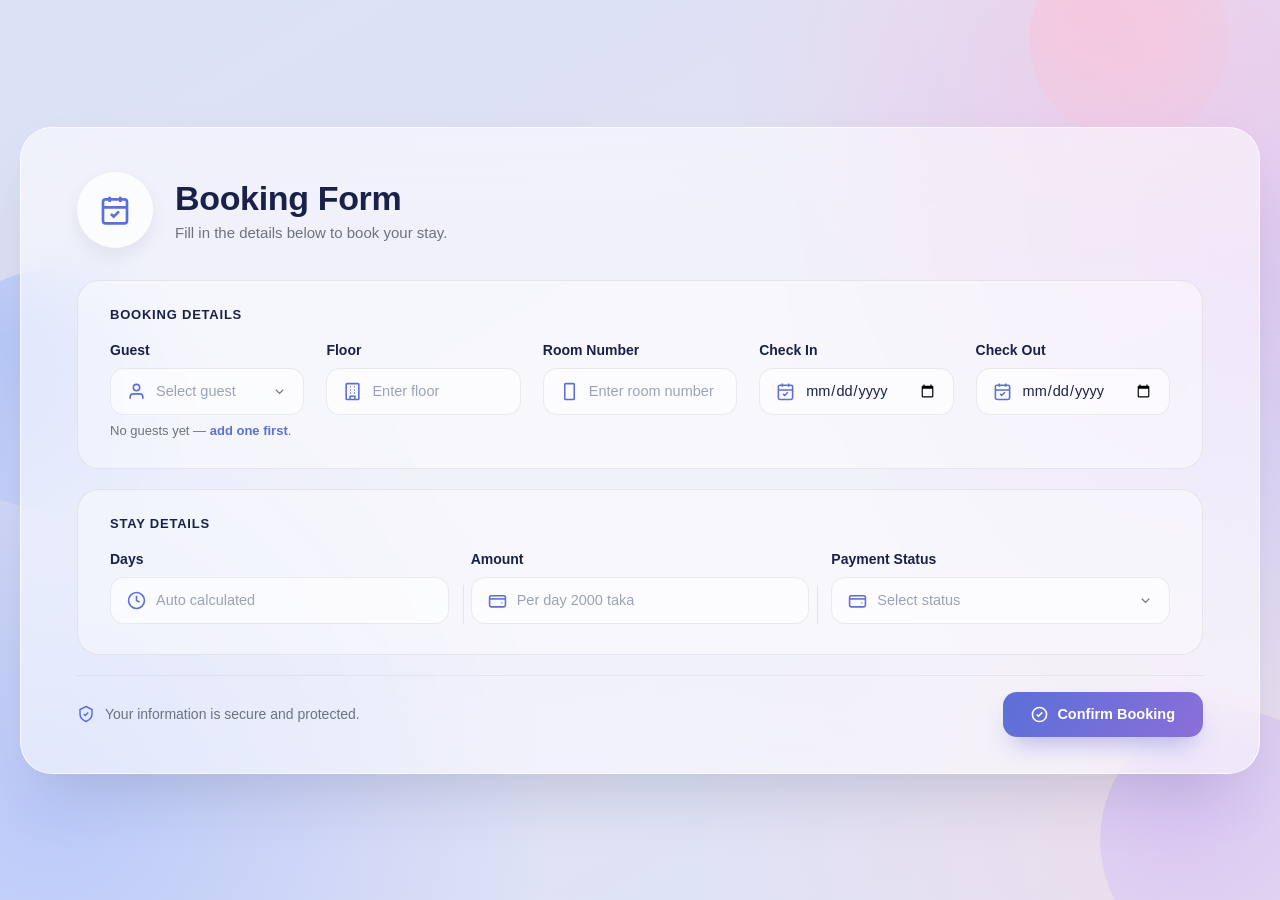
<file: hotel/src/main/resources/templates/booking_form.html>
<!DOCTYPE html>
<html lang="en" xmlns:th="http://www.thymeleaf.org">
<head>
  <meta charset="UTF-8">
  <meta name="viewport" content="width=device-width, initial-scale=1.0">
  <title>Booking Form</title>
  <style>
    :root {
      --navy: #1a2148;
      --blue: #5b6fd8;
      --purple: #8b6fd8;
      --text-sub: #6b7280;
      --placeholder: #9aa3b5;
      --border: rgba(0,0,0,0.07);
      --field-bg: rgba(255,255,255,0.6);
    }

    * { box-sizing: border-box; margin: 0; padding: 0; }

    body {
      font-family: -apple-system, BlinkMacSystemFont, "Segoe UI", Roboto, Helvetica, Arial, sans-serif;
      color: var(--navy);
      min-height: 100vh;
      display: flex;
      align-items: center;
      justify-content: center;
      padding: 40px 20px;
      position: relative;
      overflow-x: hidden;
      background:
              radial-gradient(circle at 90% 6%, rgba(255,200,220,0.5), transparent 30%),
              radial-gradient(circle at 96% 30%, rgba(200,170,255,0.4), transparent 32%),
              radial-gradient(circle at 4% 90%, rgba(150,180,255,0.5), transparent 34%),
              radial-gradient(circle at 92% 92%, rgba(255,210,220,0.4), transparent 34%),
              linear-gradient(150deg, #dbe2f6 0%, #e1e0f4 50%, #dee5f7 100%);
    }

    .orb {
      position: fixed;
      border-radius: 50%;
      pointer-events: none;
      z-index: 0;
    }
    .orb1 { width: 240px; height: 240px; left: -70px; top: 30%; background: radial-gradient(circle at 30% 30%, rgba(150,180,255,0.5), rgba(150,180,255,0.05)); }
    .orb2 { width: 200px; height: 200px; right: 4%; top: -60px; background: radial-gradient(circle at 30% 30%, rgba(255,190,210,0.5), rgba(255,190,210,0.05)); }
    .orb3 { width: 260px; height: 260px; right: -80px; bottom: -70px; background: radial-gradient(circle at 30% 30%, rgba(190,160,255,0.4), rgba(190,160,255,0.05)); }

    .card {
      position: relative;
      z-index: 1;
      width: 100%;
      max-width: 1366px;
      background: rgba(255,255,255,0.55);
      backdrop-filter: blur(30px);
      -webkit-backdrop-filter: blur(30px);
      border: 1px solid rgba(255,255,255,0.7);
      border-radius: 32px;
      box-shadow: 0 30px 70px -25px rgba(30,40,80,0.22);
      padding: 44px 56px 36px;
    }

    /* HEADER */
    .header-row {
      display: flex;
      align-items: center;
      gap: 22px;
      margin-bottom: 32px;
    }

    .header-icon {
      width: 76px; height: 76px;
      border-radius: 50%;
      background: rgba(255,255,255,0.75);
      display: flex; align-items: center; justify-content: center;
      flex-shrink: 0;
      box-shadow: 0 8px 18px rgba(30,40,80,0.08);
    }
    .header-icon svg { width: 32px; height: 32px; color: var(--blue); }

    h1.title {
      font-size: 34px;
      font-weight: 800;
      color: var(--navy);
      letter-spacing: -0.01em;
      margin-bottom: 6px;
    }

    .subtitle {
      font-size: 15px;
      color: var(--text-sub);
    }

    /* PANELS */
    .panel {
      background: rgba(255,255,255,0.4);
      border: 1px solid var(--border);
      border-radius: 22px;
      padding: 26px 32px 30px;
      margin-bottom: 20px;
    }

    .panel-title {
      font-size: 13px;
      font-weight: 700;
      letter-spacing: 0.06em;
      color: var(--navy);
      margin-bottom: 20px;
      text-transform: uppercase;
    }

    .field-row {
      display: grid;
      grid-template-columns: repeat(4, 1fr);
      gap: 22px;
    }
    .field-row.cols-3 { grid-template-columns: repeat(3, 1fr); position: relative; }
    .field-row.cols-5 { grid-template-columns: repeat(5, 1fr); }

    .field label {
      display: block;
      font-size: 14px;
      font-weight: 600;
      color: var(--navy);
      margin-bottom: 10px;
    }

    .field-input {
      display: flex;
      align-items: center;
      gap: 10px;
      background: var(--field-bg);
      border: 1px solid var(--border);
      border-radius: 14px;
      padding: 13px 16px;
    }

    .field-input .icon {
      width: 19px; height: 19px;
      color: var(--blue);
      flex-shrink: 0;
      display: flex;
    }
    .field-input .icon svg { width: 100%; height: 100%; }

    .field-input input,
    .field-input select {
      border: none;
      outline: none;
      background: transparent;
      font-size: 14.5px;
      color: var(--navy);
      width: 100%;
      font-family: inherit;
      appearance: none;
      -webkit-appearance: none;
    }
    .field-input input::placeholder { color: var(--placeholder); }
    .field-input select { color: var(--placeholder); cursor: pointer; }
    .field-input input:disabled { color: var(--placeholder); cursor: not-allowed; }

    .field-input .chevron {
      width: 15px; height: 15px;
      color: var(--text-sub);
      flex-shrink: 0;
      margin-left: auto;
    }

    .divider-v {
      position: absolute;
      left: 33.33%;
      top: 34px;
      bottom: 0;
      width: 1px;
      background: rgba(0,0,0,0.08);
    }
    .divider-v2 {
      position: absolute;
      left: 66.66%;
      top: 34px;
      bottom: 0;
      width: 1px;
      background: rgba(0,0,0,0.08);
    }

    /* FOOTER */
    .footer-row {
      display: flex;
      align-items: center;
      justify-content: space-between;
      flex-wrap: wrap;
      gap: 16px;
      padding-top: 16px;
      border-top: 1px solid rgba(0,0,0,0.06);
    }

    .secure-note {
      display: flex;
      align-items: center;
      gap: 10px;
      font-size: 14px;
      color: var(--text-sub);
    }
    .secure-note svg { width: 18px; height: 18px; color: var(--blue); }

    .footer-actions {
      display: flex;
      gap: 14px;
    }

    .btn {
      display: flex;
      align-items: center;
      gap: 9px;
      padding: 14px 28px;
      border-radius: 14px;
      font-size: 14.5px;
      font-weight: 700;
      cursor: pointer;
      border: none;
    }
    .btn svg { width: 17px; height: 17px; }

    .btn-reset {
      background: rgba(255,255,255,0.7);
      color: var(--blue);
      border: 1px solid rgba(255,255,255,0.8);
    }
    .btn-reset:hover { background: rgba(255,255,255,0.9); }

    .btn-confirm {
      background: linear-gradient(120deg, var(--blue) 0%, var(--purple) 100%);
      color: #fff;
      box-shadow: 0 14px 26px -10px rgba(100,100,220,0.5);
    }
    .btn-confirm:hover { filter: brightness(1.04); }

    @media (max-width: 1024px) {
      .field-row, .field-row.cols-3, .field-row.cols-5 { grid-template-columns: repeat(2, 1fr); }
      .divider-v, .divider-v2 { display: none; }
    }

    @media (max-width: 640px) {
      .card { padding: 30px 22px 26px; border-radius: 24px; }
      .panel { padding: 22px 18px 26px; }
      .header-row { flex-direction: column; align-items: flex-start; gap: 14px; }
      h1.title { font-size: 26px; }
      .field-row, .field-row.cols-3, .field-row.cols-5 { grid-template-columns: 1fr; }
      .footer-row { flex-direction: column; align-items: stretch; }
      .footer-actions { flex-direction: column; }
      .btn { width: 100%; justify-content: center; }
    }
  </style>
</head>
<body>

<div class="orb orb1"></div>
<div class="orb orb2"></div>
<div class="orb orb3"></div>

<div class="card">

  <div class="header-row">
    <div class="header-icon">
      <svg viewBox="0 0 24 24" fill="none" stroke="currentColor" stroke-width="2"><rect x="3" y="4" width="18" height="18" rx="2"/><path d="M16 2v4M8 2v4M3 10h18"/><path d="M9 15l2 2 4-4"/></svg>
    </div>
    <div>
      <h1 class="title">Booking Form</h1>
      <p class="subtitle">Fill in the details below to book your stay.</p>
    </div>
  </div>

  <form th:action="@{/booking/add}" th:object="${booking}" method="post">

    <!-- BOOKING DETAILS -->
    <div class="panel">
      <div class="panel-title">Booking Details</div>

      <div class="field-row cols-5">
        <div class="field">
          <label>Guest</label>
          <div class="field-input">
            <span class="icon"><svg viewBox="0 0 24 24" fill="none" stroke="currentColor" stroke-width="2"><path d="M20 21v-2a4 4 0 00-4-4H8a4 4 0 00-4 4v2"/><circle cx="12" cy="7" r="4"/></svg></span>
            <select th:field="*{guest.guestId}" required>
              <option value="" selected="selected" disabled="disabled">Select guest</option>
              <option th:each="g : ${guests}" th:value="${g.guestId}" th:text="${g.guestName}"></option>


            </select>
            <svg class="chevron" viewBox="0 0 24 24" fill="none" stroke="currentColor" stroke-width="2"><path d="M6 9l6 6 6-6"/></svg>
          </div>

          <p th:if="${#lists.isEmpty(guests)}" style="margin-top:8px; font-size:13px; color:var(--text-sub);">
            No guests yet — <a th:href="@{/guest/add}" style="color:var(--blue); font-weight:600;">add one first</a>.
          </p>
        </div>



        <div class="field">
          <label>Floor</label>
          <div class="field-input">
            <span class="icon"><svg viewBox="0 0 24 24" fill="none" stroke="currentColor" stroke-width="2"><rect x="4" y="2" width="16" height="20" rx="1"/><path d="M9 6h1M14 6h1M9 10h1M14 10h1M9 14h1M14 14h1M9 22v-4h6v4"/></svg></span>
            <input type="text" th:field="*{floor}" placeholder="Enter floor">
          </div>
        </div>


        <div class="field">
          <label>Room Number</label>
          <div class="field-input">
            <span class="icon"><svg viewBox="0 0 24 24" fill="none" stroke="currentColor" stroke-width="2"><rect x="6" y="2" width="12" height="20" rx="1"/><path d="M10 12h.01"/></svg></span>
            <input type="text" th:field="*{room}" placeholder="Enter room number">
          </div>
        </div>

        <div class="field">
          <label>Check In</label>
          <div class="field-input">
            <span class="icon"><svg viewBox="0 0 24 24" fill="none" stroke="currentColor" stroke-width="2"><rect x="3" y="4" width="18" height="18" rx="2"/><path d="M16 2v4M8 2v4M3 10h18"/><path d="M9 15l2 2 4-4"/></svg></span>
            <input type="date" th:field="*{checkInDate}" placeholder="select date">
          </div>
        </div>


        <div class="field">
          <label>Check Out</label>
          <div class="field-input">
            <span class="icon"><svg viewBox="0 0 24 24" fill="none" stroke="currentColor" stroke-width="2"><rect x="3" y="4" width="18" height="18" rx="2"/><path d="M16 2v4M8 2v4M3 10h18"/><path d="M9 15l2 2 4-4"/></svg></span>
            <input type="date" th:field="*{checkOutDate}" placeholder="select date">
          </div>
        </div>
      </div>
    </div>



    <!-- STAY DETAILS -->
    <div class="panel">
      <div class="panel-title">Stay Details</div>

      <div class="field-row cols-3">
        <span class="divider-v"></span>
        <span class="divider-v2"></span>

        <div class="field">
          <label>Days</label>
          <div class="field-input">
            <span class="icon"><svg viewBox="0 0 24 24" fill="none" stroke="currentColor" stroke-width="2"><circle cx="12" cy="12" r="10"/><path d="M12 6v6l4 2"/></svg></span>
            <input type="text" th:field="*{daysStays}" placeholder="Auto calculated" readonly="readonly">
          </div>
        </div>

        <div class="field">
          <label>Amount</label>
          <div class="field-input">
    <span class="icon">
      <svg viewBox="0 0 24 24" fill="none" stroke="currentColor" stroke-width="2">
        <rect x="2" y="6" width="20" height="14" rx="2"/>
        <path d="M2 10h20"/>
        <path d="M17 15h1"/>
      </svg>
    </span>
            <input type="text" id="amount" th:field="*{price}" placeholder="Per day 2000 taka" readonly>
          </div>
        </div>

        <div class="field">
          <label>Payment Status</label>
          <div class="field-input">
            <span class="icon"><svg viewBox="0 0 24 24" fill="none" stroke="currentColor" stroke-width="2"><rect x="2" y="6" width="20" height="14" rx="2"/><path d="M2 10h20"/><path d="M17 15h1"/></svg></span>
            <select th:field="*{paymentStatus}">
              <option value="" selected="selected" disabled="disabled">Select status</option>
              <option value="Paid">Paid</option>
              <option value="Pending">Pending</option>
              <option value="Partially Paid">Partially Paid</option>
            </select>
            <svg class="chevron" viewBox="0 0 24 24" fill="none" stroke="currentColor" stroke-width="2"><path d="M6 9l6 6 6-6"/></svg>
          </div>
        </div>
      </div>
    </div>




    <!-- FOOTER -->
    <div class="footer-row">
      <div class="secure-note">
        <svg viewBox="0 0 24 24" fill="none" stroke="currentColor" stroke-width="2"><path d="M12 2l8 4v6c0 5-3.5 8-8 10-4.5-2-8-5-8-10V6l8-4z"/><path d="M9 12l2 2 4-4"/></svg>
        Your information is secure and protected.
      </div>

      <div class="footer-actions">
        <button type="submit" class="btn btn-confirm"   onclick="alert('Booking confirmed successfully!')">
          <svg viewBox="0 0 24 24" fill="none" stroke="currentColor" stroke-width="2.2"><circle cx="12" cy="12" r="10"/><path d="M8 12l2.5 2.5L16 9"/></svg>
          Confirm Booking
        </button>
      </div>
    </div>

  </form>

</div>

</body>






<script>
  const checkIn = document.getElementById("checkInDate");
  const checkOut = document.getElementById("checkOutDate");
  const stayDays = document.getElementById("daysStays");
  const amount = document.getElementById("amount");

  const PRICE_PER_DAY = 2000;

  // Today's date
  const today = new Date().toISOString().split("T")[0];
  checkIn.min = today;
  checkOut.min = today;

  function calculateStay() {
    if (!checkIn.value || !checkOut.value) {
      stayDays.value = "";
      amount.value = "";
      return;
    }

    const inDate = new Date(checkIn.value);
    const outDate = new Date(checkOut.value);

    const diffDays = Math.floor(
            (outDate - inDate) / (1000 * 60 * 60 * 24)
    );

    if (diffDays < 0) {
      stayDays.value = "";
      amount.value = "";
      return;
    }

    // Same day = 1, otherwise actual difference
    const billableDays = (diffDays === 0) ? 1 : diffDays;

    stayDays.value = billableDays;
    amount.value = billableDays * PRICE_PER_DAY;
  }

  checkIn.addEventListener("change", function () {
    checkOut.min = this.value;

    if (checkOut.value && checkOut.value < this.value) {
      checkOut.value = "";
    }

    calculateStay();
  });

  checkOut.addEventListener("change", calculateStay);
</script>


</html>
</file>
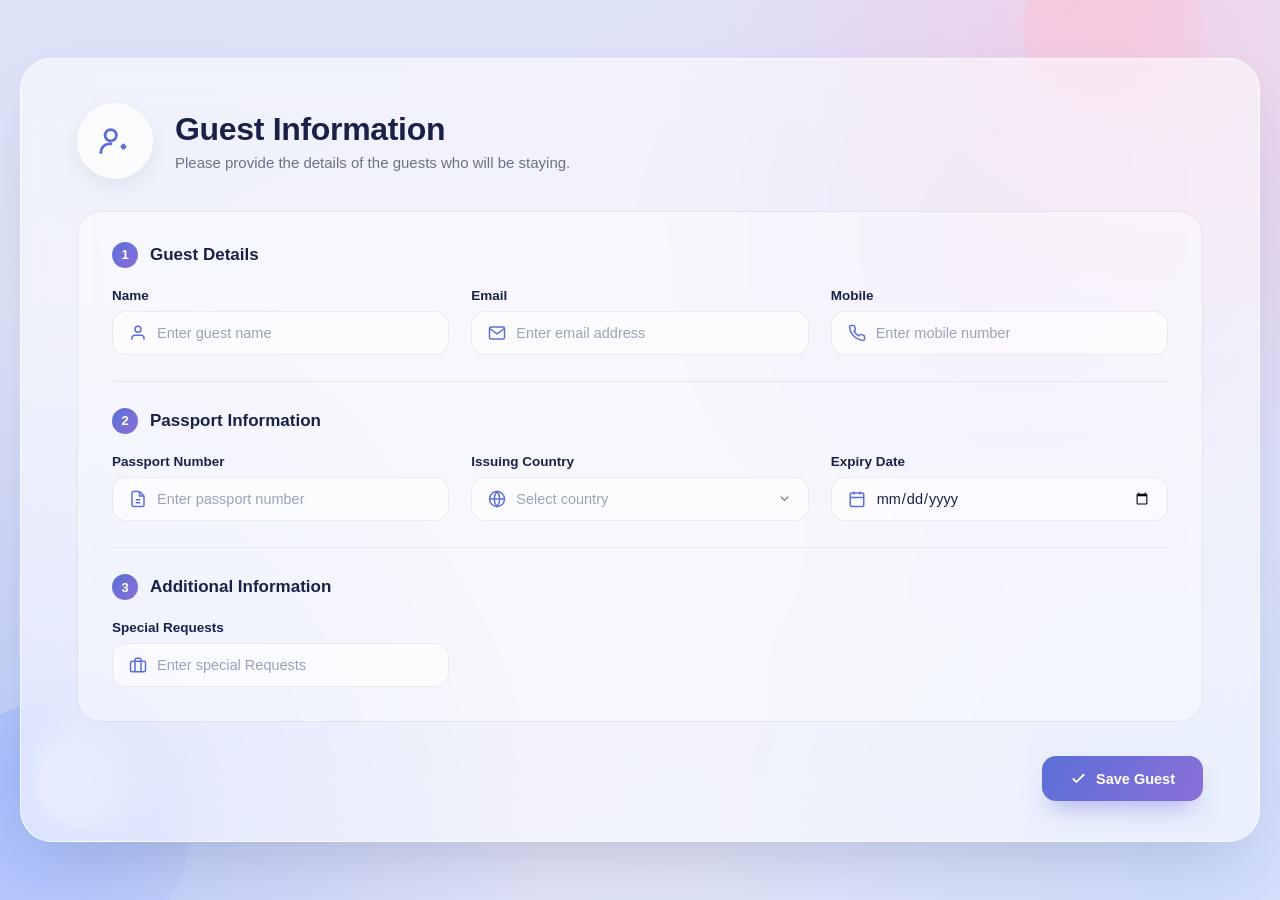
<file: hotel/src/main/resources/templates/guest_form.html>
<!DOCTYPE html>
<html lang="en" xmlns:th="http://www.thymeleaf.org">
<head>
  <meta charset="UTF-8">
  <meta name="viewport" content="width=device-width, initial-scale=1.0">
  <title>Guest Information</title>
  <style>
    :root {
      --navy: #1a2148;
      --blue: #5b6fd8;
      --purple: #8b6fd8;
      --text-sub: #6b7280;
      --placeholder: #9aa3b5;
      --border: rgba(0,0,0,0.07);
      --field-bg: rgba(255,255,255,0.6);
    }

    * { box-sizing: border-box; margin: 0; padding: 0; }

    body {
      font-family: -apple-system, BlinkMacSystemFont, "Segoe UI", Roboto, Helvetica, Arial, sans-serif;
      color: var(--navy);
      min-height: 100vh;
      display: flex;
      align-items: center;
      justify-content: center;
      padding: 40px 20px;
      position: relative;
      overflow-x: hidden;
      background:
              radial-gradient(circle at 88% 4%, rgba(255,200,220,0.55), transparent 30%),
              radial-gradient(circle at 78% 30%, rgba(200,170,255,0.35), transparent 32%),
              radial-gradient(circle at 4% 90%, rgba(150,180,255,0.5), transparent 34%),
              radial-gradient(circle at 92% 92%, rgba(190,210,255,0.5), transparent 34%),
              linear-gradient(150deg, #dce3f7 0%, #e2e2f6 50%, #dfe6f8 100%);
    }

    .orb {
      position: fixed;
      border-radius: 50%;
      pointer-events: none;
      z-index: 0;
    }
    .orb1 { width: 260px; height: 260px; left: -70px; bottom: -60px; background: radial-gradient(circle at 30% 30%, rgba(150,180,255,0.55), rgba(150,180,255,0.05)); }
    .orb2 { width: 180px; height: 180px; right: 6%; top: -60px; background: radial-gradient(circle at 30% 30%, rgba(255,190,210,0.55), rgba(255,190,210,0.05)); }
    .orb3 { width: 90px; height: 90px; left: 3%; bottom: 8%; background: radial-gradient(circle at 30% 30%, rgba(255,255,255,0.8), rgba(255,255,255,0.05)); }

    .card {
      position: relative;
      z-index: 1;
      width: 100%;
      max-width: 1366px;
      background: rgba(255,255,255,0.55);
      backdrop-filter: blur(30px);
      -webkit-backdrop-filter: blur(30px);
      border: 1px solid rgba(255,255,255,0.7);
      border-radius: 32px;
      box-shadow: 0 30px 70px -25px rgba(30,40,80,0.22);
      padding: 44px 56px 40px;
    }

    /* HEADER */
    .header-row {
      display: flex;
      align-items: center;
      gap: 22px;
      margin-bottom: 32px;
    }

    .header-icon {
      width: 76px; height: 76px;
      border-radius: 50%;
      background: rgba(255,255,255,0.75);
      display: flex; align-items: center; justify-content: center;
      flex-shrink: 0;
      box-shadow: 0 8px 18px rgba(30,40,80,0.08);
    }
    .header-icon svg { width: 34px; height: 34px; color: var(--blue); }

    h1.title {
      font-size: 32px;
      font-weight: 800;
      color: var(--navy);
      letter-spacing: -0.01em;
      margin-bottom: 6px;
    }

    .subtitle {
      font-size: 15px;
      color: var(--text-sub);
    }

    /* FORM PANEL */
    .form-panel {
      background: rgba(255,255,255,0.4);
      border: 1px solid var(--border);
      border-radius: 24px;
      padding: 30px 34px 34px;
    }

    .section {
      padding-bottom: 26px;
      margin-bottom: 26px;
      border-bottom: 1px solid rgba(0,0,0,0.06);
    }
    .section:last-child {
      border-bottom: none;
      margin-bottom: 0;
      padding-bottom: 0;
    }

    .section-head {
      display: flex;
      align-items: center;
      gap: 12px;
      margin-bottom: 20px;
    }

    .step-num {
      width: 26px; height: 26px;
      border-radius: 50%;
      background: linear-gradient(135deg, var(--blue) 0%, var(--purple) 100%);
      color: #fff;
      font-size: 13px;
      font-weight: 700;
      display: flex; align-items: center; justify-content: center;
      flex-shrink: 0;
    }

    .section-head h2 {
      font-size: 17px;
      font-weight: 700;
      color: var(--navy);
    }

    .field-row {
      display: grid;
      grid-template-columns: repeat(4, 1fr);
      gap: 22px;
    }
    .field-row.cols-3 { grid-template-columns: repeat(3, 1fr); }

    .field label {
      display: block;
      font-size: 13.5px;
      font-weight: 600;
      color: var(--navy);
      margin-bottom: 8px;
    }

    .field-input {
      display: flex;
      align-items: center;
      gap: 10px;
      background: var(--field-bg);
      border: 1px solid var(--border);
      border-radius: 14px;
      padding: 12px 16px;
    }

    .field-input .icon {
      width: 18px; height: 18px;
      color: var(--blue);
      flex-shrink: 0;
      display: flex;
    }
    .field-input .icon svg { width: 100%; height: 100%; }

    .field-input input,
    .field-input select {
      border: none;
      outline: none;
      background: transparent;
      font-size: 14.5px;
      color: var(--navy);
      width: 100%;
      font-family: inherit;
      appearance: none;
      -webkit-appearance: none;
    }
    .field-input input::placeholder { color: var(--placeholder); }
    .field-input select { color: var(--placeholder); cursor: pointer; }
    .field-input select:invalid { color: var(--placeholder); }

    .field-input .chevron {
      width: 15px; height: 15px;
      color: var(--text-sub);
      flex-shrink: 0;
      margin-left: auto;
    }

    /* ACTIONS */
    .actions-row {
      display: flex;
      justify-content: flex-end;
      gap: 14px;
      margin-top: 34px;
    }

    .btn {
      display: flex;
      align-items: center;
      gap: 9px;
      padding: 14px 28px;
      border-radius: 14px;
      font-size: 14.5px;
      font-weight: 700;
      cursor: pointer;
      border: none;
    }
    .btn svg { width: 17px; height: 17px; }

    .btn-cancel {
      background: rgba(255,255,255,0.7);
      color: var(--navy);
      border: 1px solid rgba(255,255,255,0.8);
    }
    .btn-cancel:hover { background: rgba(255,255,255,0.9); }

    .btn-save {
      background: linear-gradient(120deg, var(--blue) 0%, var(--purple) 100%);
      color: #fff;
      box-shadow: 0 14px 26px -10px rgba(100,100,220,0.5);
    }
    .btn-save:hover { filter: brightness(1.04); }

    @media (max-width: 1024px) {
      .field-row, .field-row.cols-3 { grid-template-columns: repeat(2, 1fr); }
    }

    @media (max-width: 640px) {
      .card { padding: 30px 22px 26px; border-radius: 24px; }
      .form-panel { padding: 22px 18px 26px; }
      .header-row { flex-direction: column; align-items: flex-start; gap: 14px; }
      h1.title { font-size: 24px; }
      .field-row, .field-row.cols-3 { grid-template-columns: 1fr; }
      .actions-row { flex-direction: column-reverse; }
      .btn { width: 100%; justify-content: center; }
    }
  </style>
</head>
<body>

<div class="orb orb1"></div>
<div class="orb orb2"></div>
<div class="orb orb3"></div>

<div class="card">

  <div class="header-row">
    <div class="header-icon">
      <svg viewBox="0 0 24 24" fill="none" stroke="currentColor" stroke-width="2"><circle cx="9" cy="8" r="4"/><path d="M2 21v-1a6 6 0 016-6h2M18 14v4M16 16h4"/></svg>
    </div>
    <div>
      <h1 class="title">Guest Information</h1>
      <p class="subtitle">Please provide the details of the guests who will be staying.</p>
    </div>
  </div>

  <form th:action="@{/guest/add}" th:object="${guest}" method="post">

    <div class="form-panel">

      <!-- SECTION 1 -->
      <div class="section">
        <div class="section-head">
          <span class="step-num">1</span>
          <h2>Guest Details</h2>
        </div>

        <div class="field-row cols-3">
          <div class="field">
            <label>Name</label>
            <div class="field-input">
              <span class="icon"><svg viewBox="0 0 24 24" fill="none" stroke="currentColor" stroke-width="2"><path d="M20 21v-2a4 4 0 00-4-4H8a4 4 0 00-4 4v2"/><circle cx="12" cy="7" r="4"/></svg></span>
              <input type="text" th:field="*{guestName}" placeholder="Enter guest name">
            </div>
          </div>

          <div class="field">
            <label>Email</label>
            <div class="field-input">
              <span class="icon"><svg viewBox="0 0 24 24" fill="none" stroke="currentColor" stroke-width="2"><rect x="2" y="4" width="20" height="16" rx="2"/><path d="M22 6l-10 7L2 6"/></svg></span>
              <input type="email" th:field="*{guestEmail}" placeholder="Enter email address">
            </div>
          </div>

          <div class="field">
            <label>Mobile</label>
            <div class="field-input">
              <span class="icon"><svg viewBox="0 0 24 24" fill="none" stroke="currentColor" stroke-width="2"><path d="M22 16.92v3a2 2 0 01-2.18 2 19.79 19.79 0 01-8.63-3.07 19.5 19.5 0 01-6-6 19.79 19.79 0 01-3.07-8.67A2 2 0 014.11 2h3a2 2 0 012 1.72c.13.96.36 1.9.68 2.81a2 2 0 01-.45 2.11L8.09 9.91a16 16 0 006 6l1.27-1.27a2 2 0 012.11-.45c.91.32 1.85.55 2.81.68A2 2 0 0122 16.92z"/></svg></span>
              <input type="tel" th:field="*{guestPhone}" placeholder="Enter mobile number">
            </div>
          </div>
        </div>
      </div>

      <!-- SECTION 2 -->
      <div class="section">
        <div class="section-head">
          <span class="step-num">2</span>
          <h2>Passport Information</h2>
        </div>

        <div class="field-row cols-3">
          <div class="field">
            <label>Passport Number</label>
            <div class="field-input">
              <span class="icon"><svg viewBox="0 0 24 24" fill="none" stroke="currentColor" stroke-width="2"><path d="M14 2H6a2 2 0 00-2 2v16a2 2 0 002 2h12a2 2 0 002-2V8z"/><path d="M14 2v6h6M9 13h6M9 17h6"/></svg></span>
              <input type="text" th:field="*{passport.passportNumber}" placeholder="Enter passport number">
            </div>
          </div>

          <div class="field">
            <label>Issuing Country</label>
            <div class="field-input">
              <span class="icon"><svg viewBox="0 0 24 24" fill="none" stroke="currentColor" stroke-width="2"><circle cx="12" cy="12" r="10"/><path d="M2 12h20M12 2a15.3 15.3 0 010 20 15.3 15.3 0 010-20z"/></svg></span>
              <select th:field="*{passport.country}">
                <option value="" selected="selected" disabled="disabled">Select country</option>
                <option value="Bangladesh">Bangladesh</option>
                <option value="United States">United States</option>
                <option value="United Kingdom">United Kingdom</option>
                <option value="Germany">Germany</option>
                <option value="India">India</option>
              </select>
              <svg class="chevron" viewBox="0 0 24 24" fill="none" stroke="currentColor" stroke-width="2"><path d="M6 9l6 6 6-6"/></svg>
            </div>
          </div>

          <div class="field">
            <label>Expiry Date</label>
            <div class="field-input">
              <span class="icon"><svg viewBox="0 0 24 24" fill="none" stroke="currentColor" stroke-width="2"><rect x="3" y="4" width="18" height="18" rx="2"/><path d="M16 2v4M8 2v4M3 10h18"/></svg></span>
              <input type="date" th:field="*{passport.expirationDate}" placeholder="Select expiry date" min="">
            </div>
          </div>
        </div>
      </div>

      <!-- SECTION 3 -->
      <div class="section">
        <div class="section-head">
          <span class="step-num">3</span>
          <h2>Additional Information</h2>
        </div>

        <div class="field-row cols-3">
          <div class="field">
            <label>Special Requests</label>
            <div class="field-input">
              <span class="icon"><svg viewBox="0 0 24 24" fill="none" stroke="currentColor" stroke-width="2"><rect x="2" y="7" width="20" height="14" rx="2"/><path d="M16 21V5a2 2 0 00-2-2h-4a2 2 0 00-2 2v16"/></svg></span>
              <input type="text" th:field="*{specialRequest}" placeholder="Enter special Requests">
            </div>
          </div>
        </div>
      </div>

    </div>

    <div class="actions-row">
      <button type="submit" class="btn btn-save"   onclick="alert('Guest Information Saved successfully!')">
        <svg viewBox="0 0 24 24" fill="none" stroke="currentColor" stroke-width="2.6"><path d="M20 6L9 17l-5-5"/></svg>
        Save Guest
      </button>
    </div>

  </form>

</div>

</body>




<script>
  document.querySelector('input[name="passport.expirationDate"]').min = new Date().toISOString().split("T")[0];
</script>
</html>
</file>
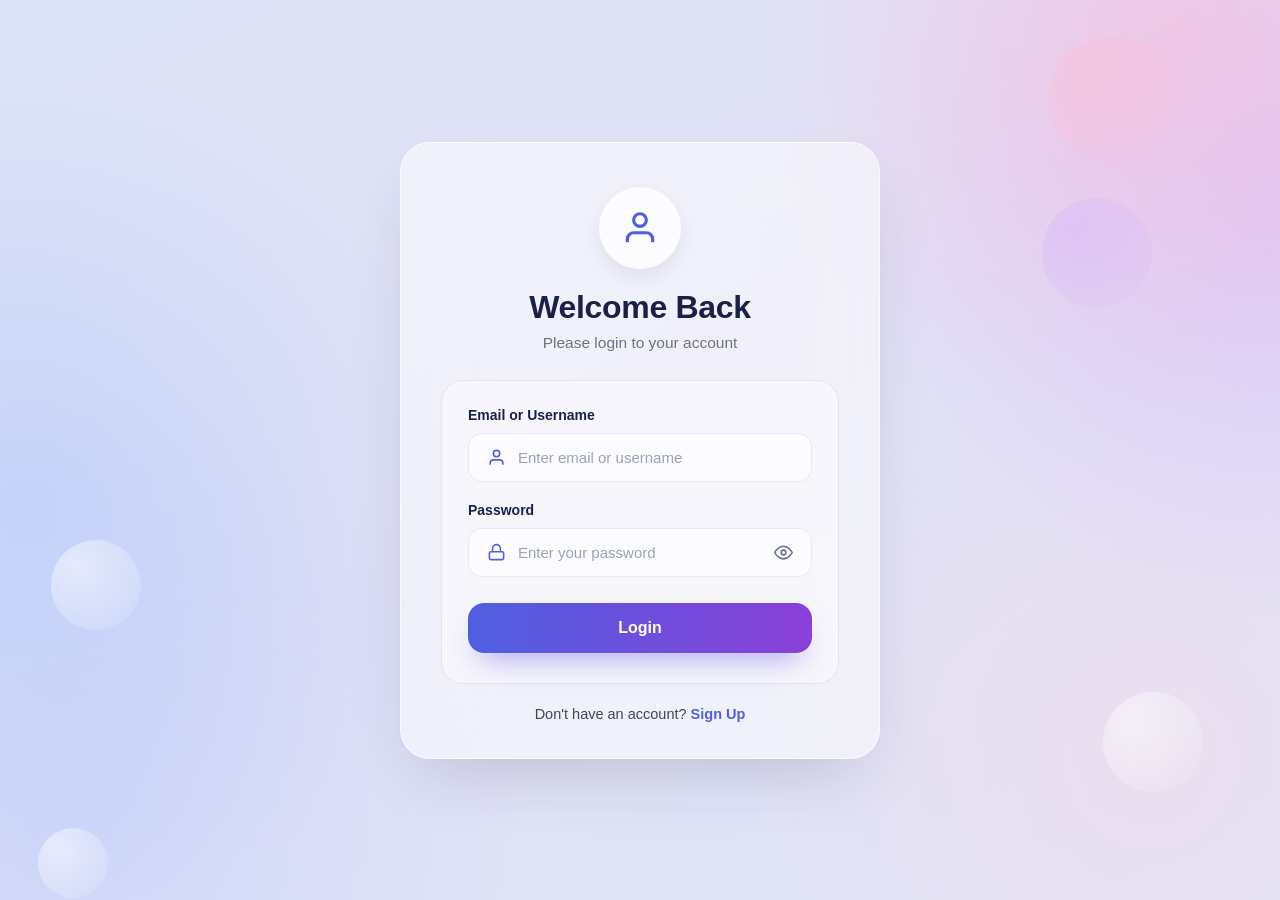
<file: hotel/src/main/resources/templates/login.html>
<!DOCTYPE html>
<html lang="en" xmlns:th="http://www.thymeleaf.org">
<head>
<meta charset="UTF-8">
<meta name="viewport" content="width=device-width, initial-scale=1.0">
<title>Welcome Back — Login</title>
<style>
  :root {
    --navy: #1a2148;
    --blue: #4f5fe0;
    --purple: #8b3fd8;
    --text-sub: #6b7280;
    --placeholder: #9aa3b5;
    --border: rgba(0,0,0,0.07);
  }

  * { box-sizing: border-box; margin: 0; padding: 0; }

  body {
    font-family: -apple-system, BlinkMacSystemFont, "Segoe UI", Roboto, Helvetica, Arial, sans-serif;
    color: var(--navy);
    min-height: 100vh;
    display: flex;
    align-items: center;
    justify-content: center;
    padding: 40px 20px;
    position: relative;
    overflow-x: hidden;
    background:
      radial-gradient(circle at 92% 4%, rgba(255,190,215,0.55), transparent 28%),
      radial-gradient(circle at 100% 20%, rgba(210,175,255,0.5), transparent 30%),
      radial-gradient(circle at 2% 55%, rgba(160,190,255,0.4), transparent 32%),
      radial-gradient(circle at 90% 85%, rgba(255,210,225,0.35), transparent 30%),
      radial-gradient(circle at 6% 92%, rgba(180,200,255,0.4), transparent 30%),
      linear-gradient(150deg, #dde4f7 0%, #e2e1f5 50%, #dfe6f8 100%);
  }

  .orb {
    position: fixed;
    border-radius: 50%;
    pointer-events: none;
    z-index: 0;
    opacity: 0.6;
  }
  .orb1 { width: 90px; height: 90px; left: 4%; top: 60%; background: radial-gradient(circle at 30% 30%, rgba(255,255,255,0.9), rgba(255,255,255,0.05)); }
  .orb2 { width: 70px; height: 70px; left: 3%; top: 92%; background: radial-gradient(circle at 30% 30%, rgba(255,255,255,0.9), rgba(255,255,255,0.05)); }
  .orb3 { width: 130px; height: 130px; right: 8%; top: 4%; background: radial-gradient(circle at 30% 30%, rgba(255,190,215,0.75), rgba(255,190,215,0.05)); }
  .orb4 { width: 110px; height: 110px; right: 10%; top: 22%; background: radial-gradient(circle at 30% 30%, rgba(210,175,255,0.6), rgba(210,175,255,0.05)); }
  .orb5 { width: 100px; height: 100px; right: 6%; bottom: 12%; background: radial-gradient(circle at 30% 30%, rgba(255,255,255,0.85), rgba(255,255,255,0.05)); }

  .card {
    position: relative;
    z-index: 1;
    width: 100%;
    max-width: 480px;
    background: rgba(255,255,255,0.5);
    backdrop-filter: blur(30px);
    -webkit-backdrop-filter: blur(30px);
    border: 1px solid rgba(255,255,255,0.7);
    border-radius: 30px;
    box-shadow: 0 30px 70px -25px rgba(30,40,80,0.22);
    padding: 44px 40px 36px;
  }

  .icon-wrap {
    display: flex;
    justify-content: center;
    margin-bottom: 20px;
  }
  .icon-circle {
    width: 82px; height: 82px;
    border-radius: 50%;
    background: rgba(255,255,255,0.75);
    display: flex; align-items: center; justify-content: center;
    box-shadow: 0 8px 18px rgba(30,40,80,0.08);
  }
  .icon-circle svg { width: 38px; height: 38px; color: var(--blue); }

  h1.title {
    text-align: center;
    font-size: 32px;
    font-weight: 800;
    color: var(--navy);
    letter-spacing: -0.01em;
    margin-bottom: 8px;
  }

  .subtitle {
    text-align: center;
    font-size: 15.5px;
    color: var(--text-sub);
    margin-bottom: 28px;
  }

  .form-panel {
    background: rgba(255,255,255,0.4);
    border: 1px solid var(--border);
    border-radius: 22px;
    padding: 26px 26px 30px;
  }

  .field { margin-bottom: 20px; }
  .field:last-of-type { margin-bottom: 26px; }

  .field label {
    display: block;
    font-size: 14px;
    font-weight: 700;
    color: var(--navy);
    margin-bottom: 10px;
  }

  .field-input {
    display: flex;
    align-items: center;
    gap: 12px;
    background: rgba(255,255,255,0.65);
    border: 1px solid var(--border);
    border-radius: 14px;
    padding: 14px 18px;
  }

  .field-input .icon {
    width: 19px; height: 19px;
    color: var(--blue);
    flex-shrink: 0;
    display: flex;
  }
  .field-input .icon svg { width: 100%; height: 100%; }

  .field-input input {
    border: none;
    outline: none;
    background: transparent;
    font-size: 15px;
    color: var(--navy);
    width: 100%;
    font-family: inherit;
  }
  .field-input input::placeholder { color: var(--placeholder); }

  .toggle-eye {
    background: none;
    border: none;
    padding: 0;
    display: flex;
    cursor: pointer;
    color: var(--text-sub);
    flex-shrink: 0;
  }
  .toggle-eye svg { width: 19px; height: 19px; }

  .login-btn {
    width: 100%;
    padding: 16px;
    border: none;
    border-radius: 16px;
    background: linear-gradient(90deg, #4f5fe0 0%, #8b3fd8 100%);
    color: #fff;
    font-size: 16px;
    font-weight: 700;
    cursor: pointer;
    box-shadow: 0 16px 30px -12px rgba(90,70,220,0.5);
  }
  .login-btn:hover { filter: brightness(1.04); }

  .signup-text {
    text-align: center;
    font-size: 14.5px;
    color: #3d4560;
    margin-top: 22px;
  }
  .signup-text a {
    color: var(--blue);
    font-weight: 700;
    text-decoration: none;
  }
  .signup-text a:hover { text-decoration: underline; }

  @media (max-width: 480px) {
    .card { padding: 34px 24px 28px; border-radius: 24px; }
    .form-panel { padding: 20px 18px 24px; }
    h1.title { font-size: 26px; }
  }
</style>
</head>
<body>

<div class="orb orb1"></div>
<div class="orb orb2"></div>
<div class="orb orb3"></div>
<div class="orb orb4"></div>
<div class="orb orb5"></div>

<div class="card">

  <div class="icon-wrap">
    <div class="icon-circle">
      <svg viewBox="0 0 24 24" fill="none" stroke="currentColor" stroke-width="2"><path d="M20 21v-2a4 4 0 00-4-4H8a4 4 0 00-4 4v2"/><circle cx="12" cy="7" r="4"/></svg>
    </div>
  </div>

  <h1 class="title">Welcome Back</h1>
  <p class="subtitle">Please login to your account</p>

  <div class="form-panel">
    <div class="field">
      <label>Email or Username</label>
      <div class="field-input">
        <span class="icon"><svg viewBox="0 0 24 24" fill="none" stroke="currentColor" stroke-width="2"><path d="M20 21v-2a4 4 0 00-4-4H8a4 4 0 00-4 4v2"/><circle cx="12" cy="7" r="4"/></svg></span>
        <input type="text" placeholder="Enter email or username">
      </div>
    </div>


    <div class="field">
      <label>Password</label>
      <div class="field-input">
        <span class="icon"><svg viewBox="0 0 24 24" fill="none" stroke="currentColor" stroke-width="2"><rect x="3" y="11" width="18" height="10" rx="2"/><path d="M7 11V7a5 5 0 0110 0v4"/></svg></span>
        <input type="password" placeholder="Enter your password">
        <button class="toggle-eye" aria-label="Show password">
          <svg viewBox="0 0 24 24" fill="none" stroke="currentColor" stroke-width="2"><path d="M1 12s4-8 11-8 11 8 11 8-4 8-11 8-11-8-11-8z"/><circle cx="12" cy="12" r="3"/></svg>
        </button>
      </div>
    </div>

    <button class="login-btn">Login</button>
  </div>

  <p class="signup-text">Don't have an account? <a href="/registration/new">Sign Up</a></p>

</div>

</body>
</html>
</file>
